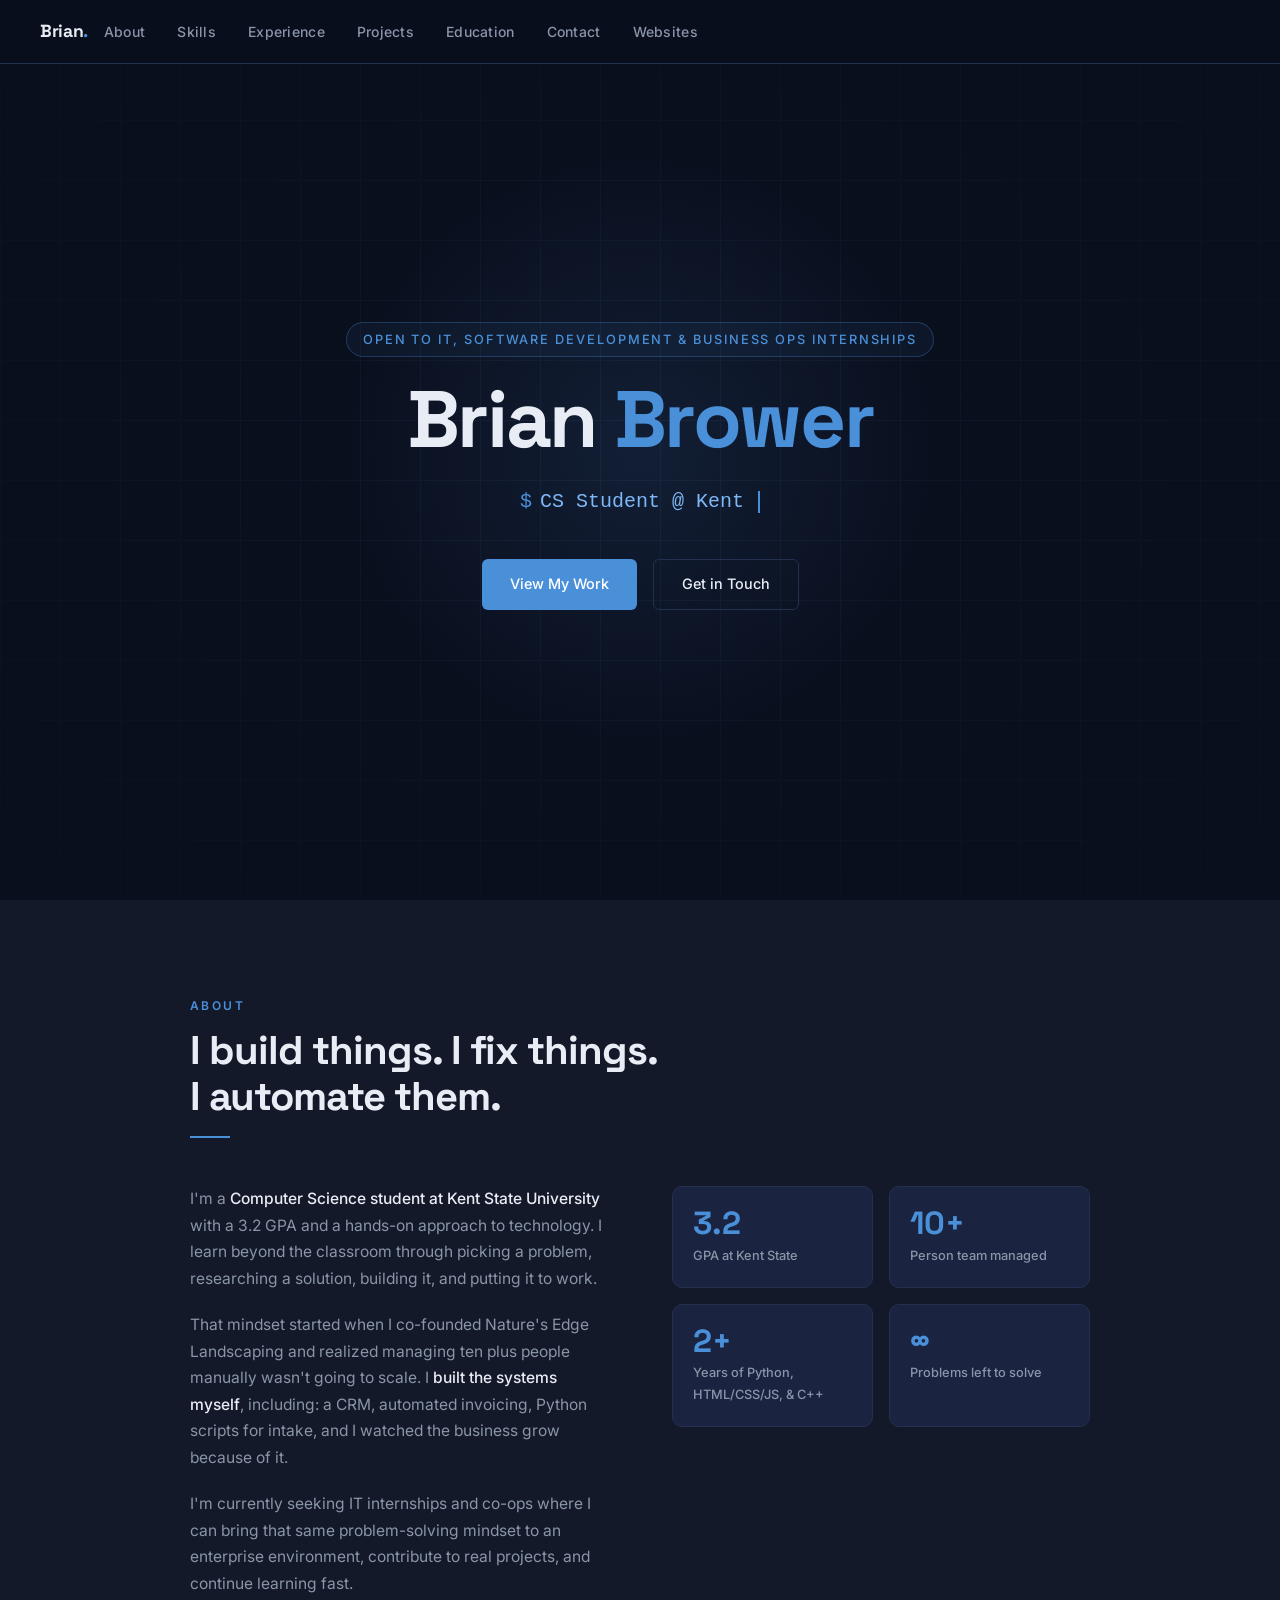
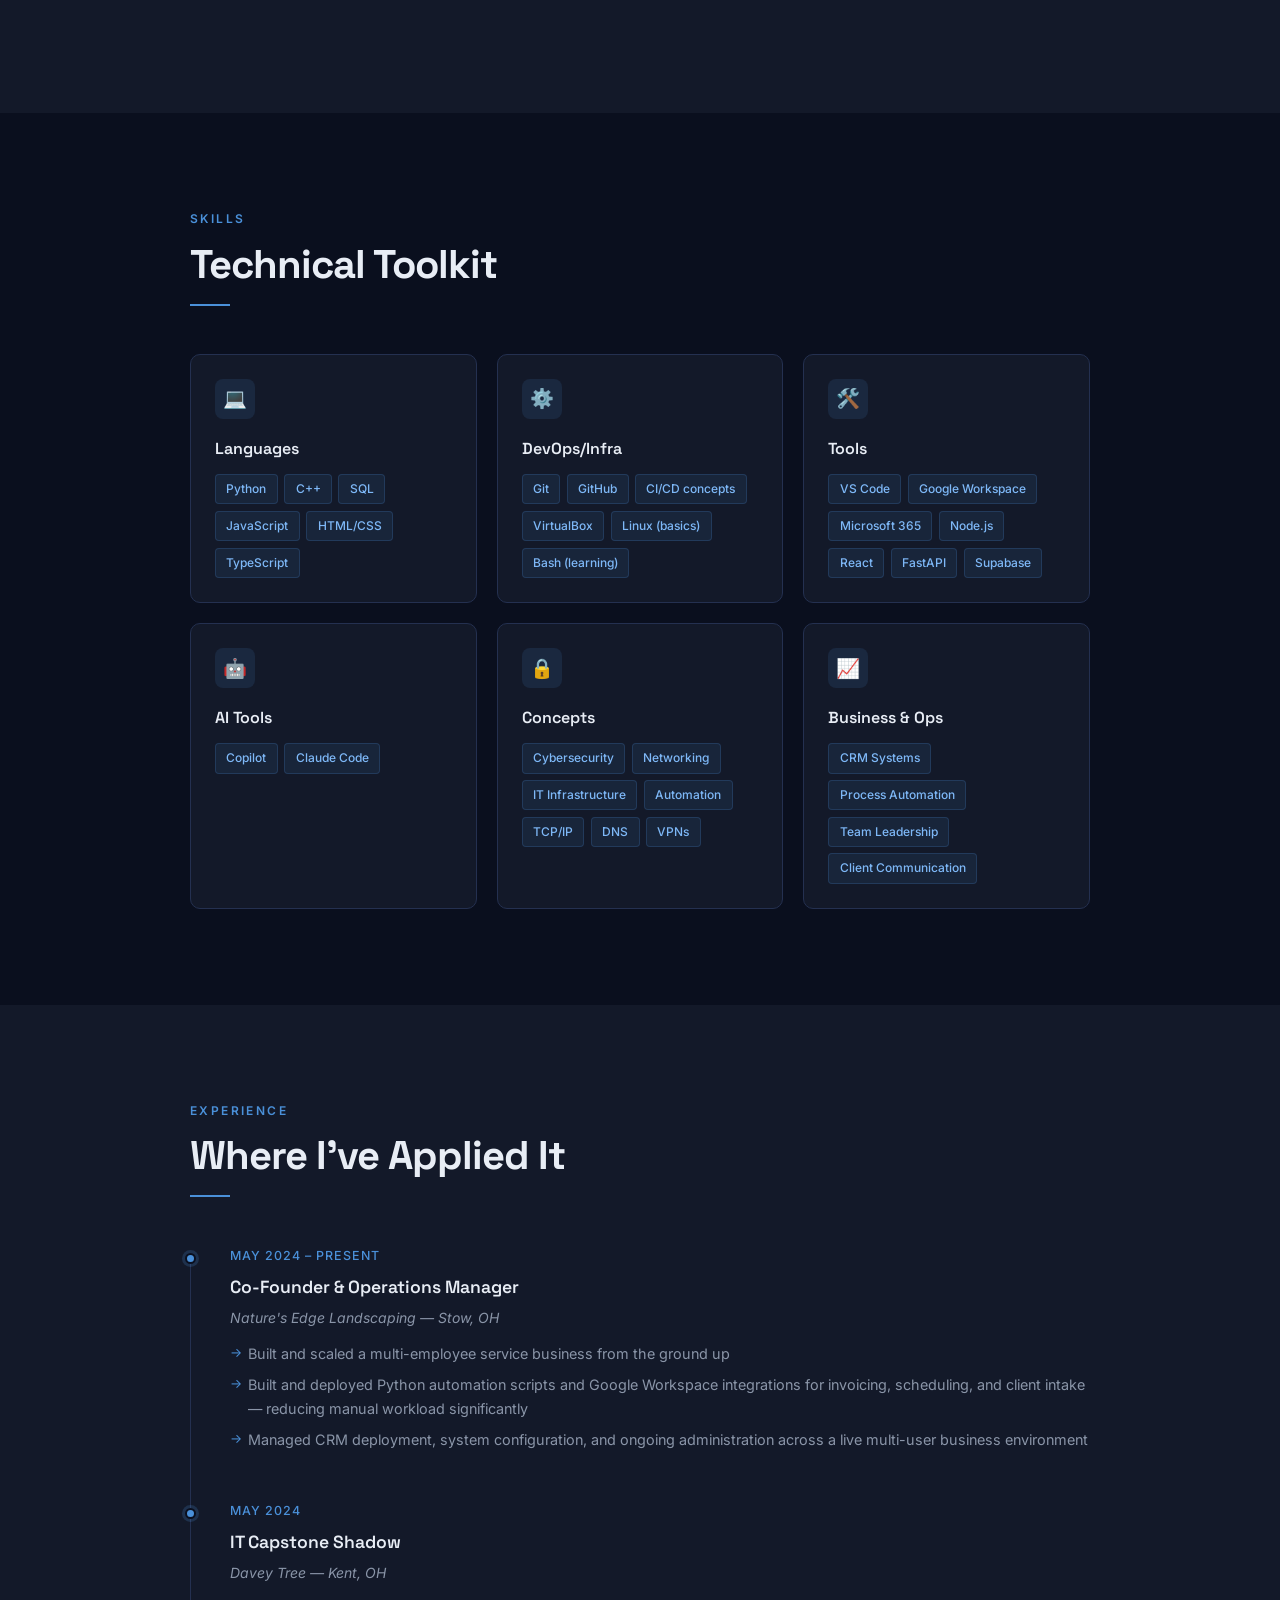
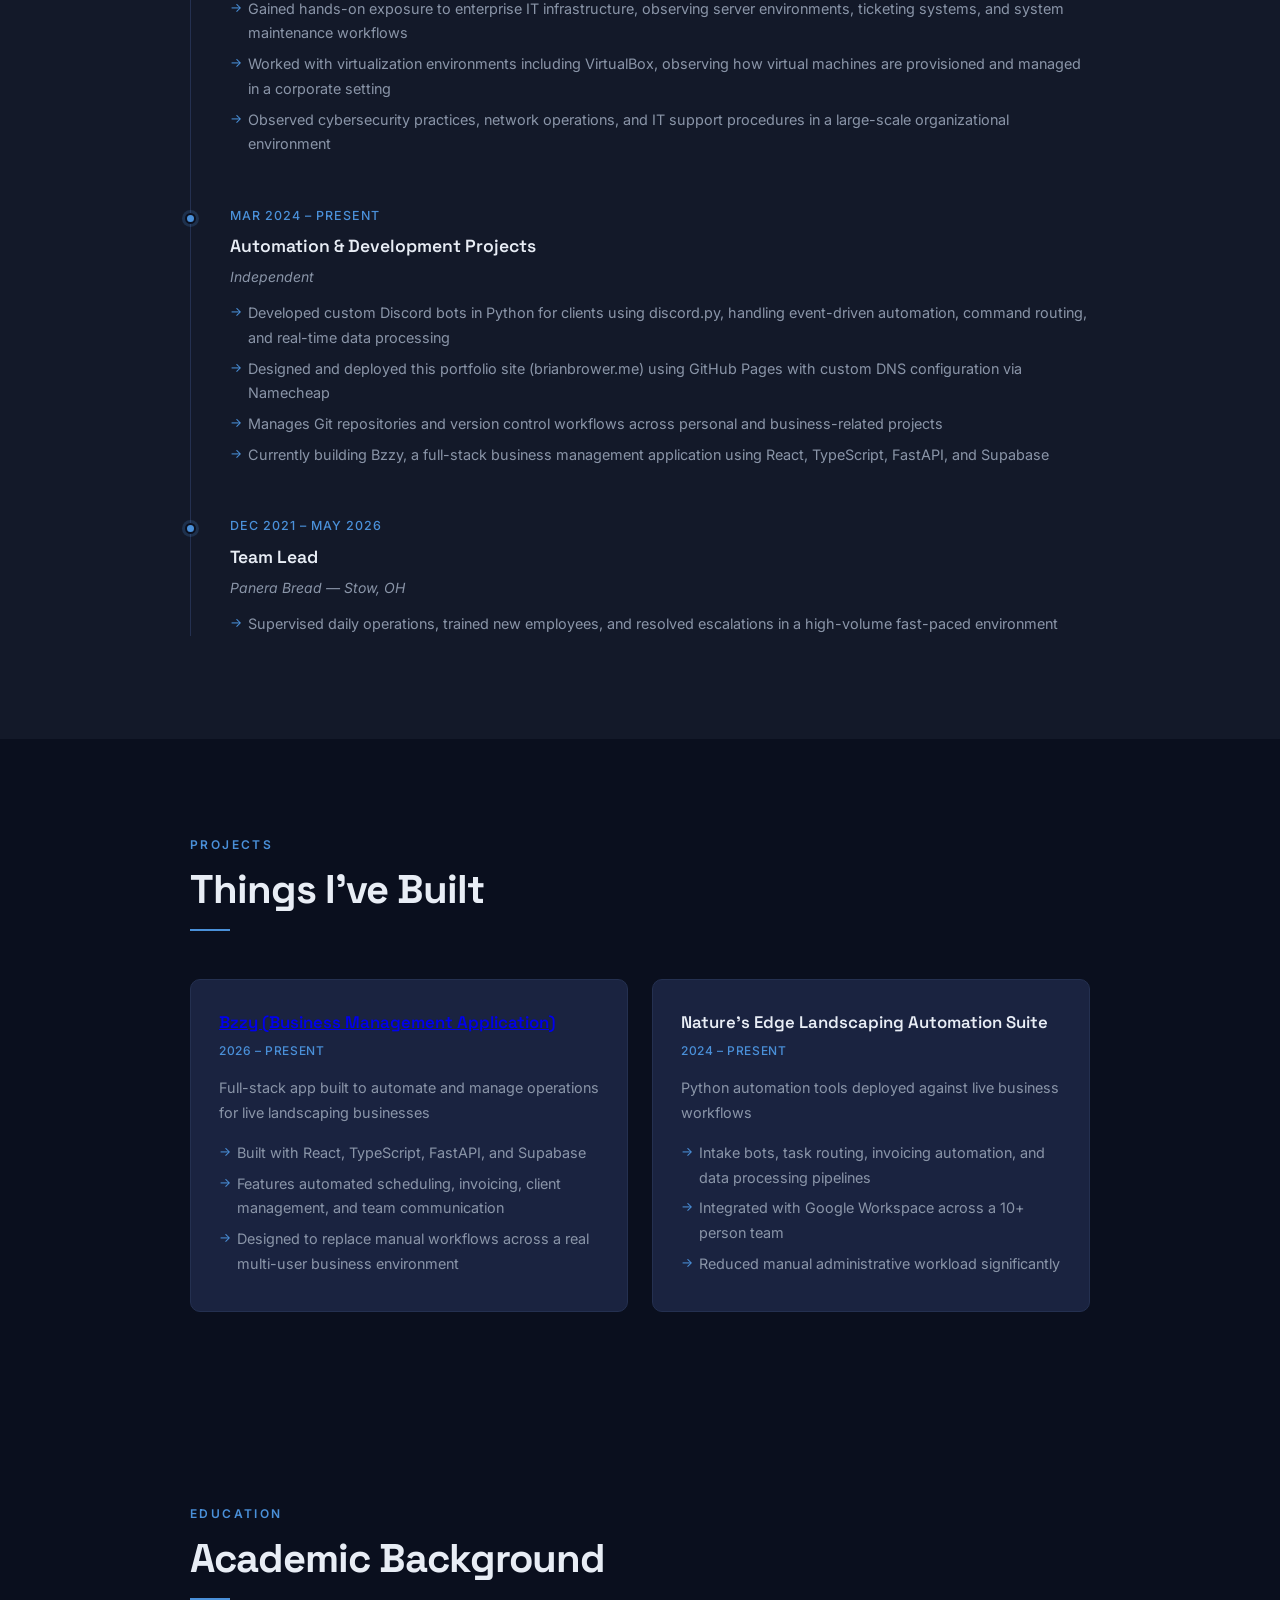
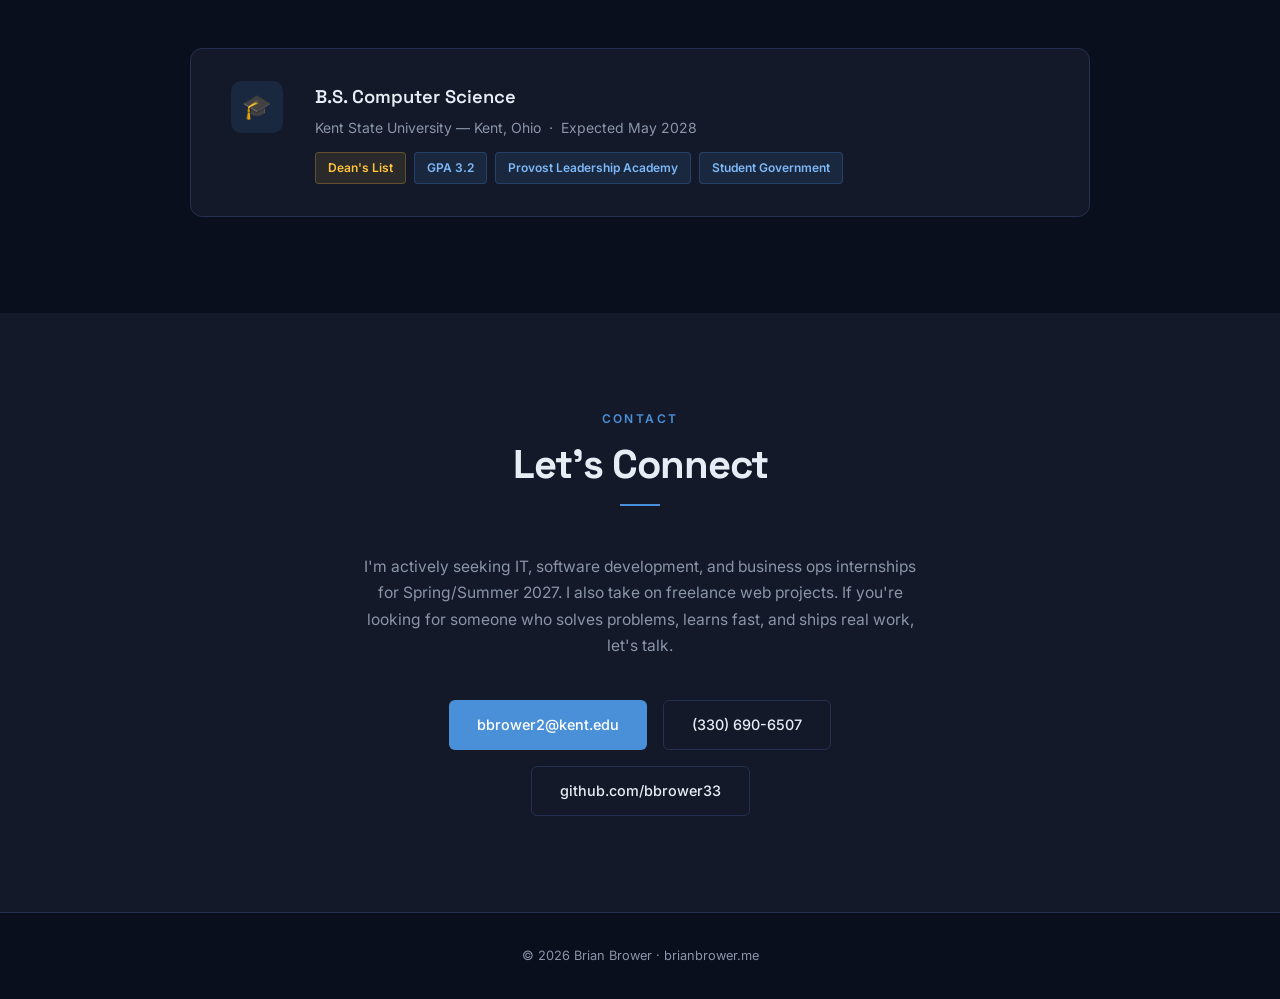
<file: index.html>
<!DOCTYPE html>
<html lang="en">
<head>
  <meta charset="UTF-8" />
  <meta name="viewport" content="width=device-width, initial-scale=1.0" />
  <title>Brian Brower</title>
  <link rel="icon" type="image/png" href="images/favicon.png">
  <link rel="preconnect" href="https://fonts.googleapis.com" />
  <link rel="preconnect" href="https://fonts.gstatic.com" crossorigin />
  <link href="https://fonts.googleapis.com/css2?family=Space+Grotesk:wght@300;400;500;600;700&family=Inter:wght@300;400;500;600&display=swap" rel="stylesheet" />
  <style>
    *, *::before, *::after { box-sizing: border-box; margin: 0; padding: 0; }

    :root {
      --bg:        #0A0F1E;
      --surface:   #131929;
      --card:      #1A2340;
      --accent:    #4A90D9;
      --accent-hi: #7EB8F7;
      --text:      #E8EDF5;
      --muted:     #8A95A8;
      --border:    #243050;
      --font-display: 'Space Grotesk', sans-serif;
      --font-body:    'Inter', sans-serif;
    }

    html { scroll-behavior: smooth; }

    body {
      background: var(--bg);
      color: var(--text);
      font-family: var(--font-body);
      font-size: 16px;
      line-height: 1.7;
      -webkit-font-smoothing: antialiased;
    }

    /* ── Nav ───────────────────────────────────────────── */
    nav {
      position: fixed; top: 0; left: 0; right: 0; z-index: 100;
      display: flex; align-items: center; justify-content: space-between;
      gap: 1rem;
      min-width: 0;
      padding: 0 2.5rem;
      height: 64px;
      background: rgba(10, 15, 30, 0.85);
      backdrop-filter: blur(12px);
      border-bottom: 1px solid var(--border);
    }

    .nav-logo {
      font-family: var(--font-display);
      font-weight: 700;
      font-size: 1.1rem;
      color: var(--text);
      text-decoration: none;
      letter-spacing: -0.02em;
    }

    .nav-logo span { color: var(--accent); }

    .nav-links {
      display: flex; gap: 2rem; list-style: none;
      flex: 1 1 auto;
      min-width: 0;
      overflow-x: auto;
      overflow-y: hidden;
      white-space: nowrap;
      scrollbar-width: none;
      -ms-overflow-style: none;
      -webkit-overflow-scrolling: touch;
    }

    .nav-links::-webkit-scrollbar {
      display: none;
    }

    .nav-links li {
      flex: 0 0 auto;
    }

    .nav-links a {
      position: relative;
      color: var(--muted);
      text-decoration: none;
      font-size: 0.875rem;
      font-weight: 500;
      letter-spacing: 0.02em;
      transition: color 0.2s;
      white-space: nowrap;
    }

    .nav-links a::after {
      content: "";
      position: absolute;
      left: 0; right: 0;
      bottom: -0.6rem;
      height: 2px;
      background: var(--accent);
      transform: scaleX(0);
      transform-origin: center;
      transition: transform 0.2s ease;
      box-shadow: 0 0 16px rgba(74,144,217,0.7);
    }

    .nav-links a:hover,
    .nav-links a:focus-visible { color: var(--text); }

    .nav-links a.active {
      color: var(--text);
    }

    .nav-links a.active::after,
    .nav-links a:hover::after,
    .nav-links a:focus-visible::after {
      transform: scaleX(1);
    }

    /* ── Hero ──────────────────────────────────────────── */
    #hero {
      min-height: 100vh;
      display: flex; align-items: center; justify-content: center;
      padding: 6rem 2rem 4rem;
      position: relative;
      overflow: hidden;
    }

    .hero-grid {
      position: absolute; inset: 0;
      background-image:
        linear-gradient(var(--border) 1px, transparent 1px),
        linear-gradient(90deg, var(--border) 1px, transparent 1px);
      background-size: 60px 60px;
      opacity: 0.3;
      mask-image: radial-gradient(ellipse 80% 80% at 50% 50%, black, transparent);
    }

    .hero-glow {
      position: absolute;
      width: 600px; height: 600px;
      background: radial-gradient(circle, rgba(74,144,217,0.12) 0%, transparent 70%);
      top: 50%; left: 50%;
      transform: translate(-50%, -50%);
      pointer-events: none;
    }

    .hero-content {
      position: relative; z-index: 1;
      text-align: center;
      max-width: 720px;
    }

    .hero-eyebrow {
      display: inline-block;
      font-family: var(--font-body);
      font-size: 0.8rem;
      font-weight: 500;
      letter-spacing: 0.15em;
      text-transform: uppercase;
      color: var(--accent);
      margin-bottom: 1.25rem;
      padding: 0.35rem 1rem;
      border: 1px solid rgba(74,144,217,0.3);
      border-radius: 2rem;
      background: rgba(74,144,217,0.06);
    }

    h1 {
      font-family: var(--font-display);
      font-size: clamp(2.8rem, 7vw, 5rem);
      font-weight: 700;
      letter-spacing: -0.03em;
      line-height: 1.05;
      color: var(--text);
      margin-bottom: 1.5rem;
    }

    h1 .accent { color: var(--accent); }

    .hero-terminal {
      font-family: 'Courier New', monospace;
      font-size: clamp(1rem, 2.5vw, 1.25rem);
      color: var(--muted);
      margin-bottom: 2.5rem;
      min-height: 2rem;
    }

    .hero-terminal .prompt { color: var(--accent); margin-right: 0.5rem; }
    .hero-terminal .typed  { color: var(--accent-hi); }
    .cursor {
      display: inline-block;
      width: 2px; height: 1.1em;
      background: var(--accent);
      vertical-align: middle;
      margin-left: 2px;
      animation: blink 1s step-end infinite;
    }

    @keyframes blink { 0%,100%{opacity:1} 50%{opacity:0} }

    .hero-actions {
      display: flex; gap: 1rem; justify-content: center; flex-wrap: wrap;
    }

    .btn {
      display: inline-flex; align-items: center; gap: 0.5rem;
      padding: 0.75rem 1.75rem;
      border-radius: 6px;
      font-family: var(--font-body);
      font-size: 0.9rem;
      font-weight: 500;
      text-decoration: none;
      transition: all 0.2s;
      cursor: pointer; border: none;
    }

    .btn-primary {
      background: var(--accent);
      color: #fff;
    }
    .btn-primary:hover { background: var(--accent-hi); transform: translateY(-1px); }

    .btn-secondary {
      background: transparent;
      color: var(--text);
      border: 1px solid var(--border);
    }
    .btn-secondary:hover { border-color: var(--accent); color: var(--accent); transform: translateY(-1px); }

    /* ── Sections ──────────────────────────────────────── */
    section { padding: 6rem 2rem; }

    .container { max-width: 900px; margin: 0 auto; }

    .section-label {
      font-size: 0.75rem;
      font-weight: 600;
      letter-spacing: 0.2em;
      text-transform: uppercase;
      color: var(--accent);
      margin-bottom: 0.75rem;
    }

    h2 {
      font-family: var(--font-display);
      font-size: clamp(1.8rem, 4vw, 2.5rem);
      font-weight: 700;
      letter-spacing: -0.025em;
      color: var(--text);
      margin-bottom: 1rem;
      line-height: 1.15;
    }

    .section-divider {
      width: 40px; height: 2px;
      background: var(--accent);
      margin-bottom: 3rem;
    }

    /* ── About ─────────────────────────────────────────── */
    #about { background: var(--surface); }

    .about-grid {
      display: grid;
      grid-template-columns: 1fr 1fr;
      gap: 4rem;
      align-items: start;
    }

    .about-text p {
      color: var(--muted);
      margin-bottom: 1.25rem;
      font-size: 0.975rem;
    }

    .about-text p strong { color: var(--text); font-weight: 500; }

    .about-stats {
      display: grid;
      grid-template-columns: 1fr 1fr;
      gap: 1rem;
    }

    .stat-card {
      background: var(--card);
      border: 1px solid var(--border);
      border-radius: 10px;
      padding: 1.25rem;
    }

    .stat-num {
      font-family: var(--font-display);
      font-size: 2rem;
      font-weight: 700;
      color: var(--accent);
      line-height: 1;
      margin-bottom: 0.35rem;
    }

    .stat-label {
      font-size: 0.8rem;
      color: var(--muted);
      font-weight: 500;
    }

    /* ── Skills ────────────────────────────────────────── */
    .skills-grid {
      display: grid;
      grid-template-columns: repeat(auto-fit, minmax(260px, 1fr));
      gap: 1.25rem;
    }

    .skill-card {
      background: var(--surface);
      border: 1px solid var(--border);
      border-radius: 10px;
      padding: 1.5rem;
      transition: border-color 0.2s, transform 0.2s;
    }

    .skill-card:hover {
      border-color: var(--accent);
      transform: translateY(-3px);
    }

    .skill-icon {
      width: 40px; height: 40px;
      background: rgba(74,144,217,0.12);
      border-radius: 8px;
      display: flex; align-items: center; justify-content: center;
      margin-bottom: 1rem;
      font-size: 1.2rem;
    }

    .skill-card h3 {
      font-family: var(--font-display);
      font-size: 1rem;
      font-weight: 600;
      color: var(--text);
      margin-bottom: 0.75rem;
    }

    .skill-tags {
      display: flex; flex-wrap: wrap; gap: 0.4rem;
    }

    .tag {
      font-size: 0.75rem;
      font-weight: 500;
      padding: 0.25rem 0.65rem;
      border-radius: 4px;
      background: rgba(74,144,217,0.1);
      color: var(--accent-hi);
      border: 1px solid rgba(74,144,217,0.2);
    }

    /* ── Experience ────────────────────────────────────── */
    #experience { background: var(--surface); }

    .timeline { position: relative; }

    .timeline::before {
      content: '';
      position: absolute;
      left: 0; top: 8px; bottom: 0;
      width: 1px;
      background: var(--border);
    }

    .timeline-item {
      position: relative;
      padding-left: 2.5rem;
      margin-bottom: 3rem;
    }

    .timeline-item:last-child { margin-bottom: 0; }

    .timeline-dot {
      position: absolute;
      left: -5px; top: 8px;
      width: 11px; height: 11px;
      border-radius: 50%;
      background: var(--accent);
      border: 2px solid var(--bg);
      box-shadow: 0 0 0 3px rgba(74,144,217,0.2);
    }

    .timeline-date {
      font-size: 0.78rem;
      font-weight: 500;
      letter-spacing: 0.08em;
      color: var(--accent);
      text-transform: uppercase;
      margin-bottom: 0.4rem;
    }

    .timeline-item h3 {
      font-family: var(--font-display);
      font-size: 1.1rem;
      font-weight: 600;
      color: var(--text);
      margin-bottom: 0.2rem;
    }

    .timeline-org {
      font-size: 0.875rem;
      color: var(--muted);
      margin-bottom: 0.75rem;
      font-style: italic;
    }

    .timeline-item ul {
      list-style: none;
      padding: 0;
    }

    .timeline-item ul li {
      font-size: 0.9rem;
      color: var(--muted);
      padding-left: 1.1rem;
      position: relative;
      margin-bottom: 0.4rem;
    }

    .timeline-item ul li::before {
      content: '→';
      position: absolute; left: 0;
      color: var(--accent);
      font-size: 0.8rem;
    }

    /* ── Projects ──────────────────────────────────────── */
    .project-grid {
      display: grid;
      grid-template-columns: 1fr 1fr;
      gap: 1.5rem;
    }

    .project-card {
      background: var(--card);
      border: 1px solid var(--border);
      border-radius: 10px;
      padding: 1.75rem;
      transition: border-color 0.2s, transform 0.2s;
    }

    .project-card:hover {
      border-color: var(--accent);
      transform: translateY(-3px);
    }

    .project-card h3 {
      font-family: var(--font-display);
      font-size: 1.05rem;
      font-weight: 600;
      color: var(--text);
      margin-bottom: 0.3rem;
    }

    .project-date {
      display: block;
      font-size: 0.75rem;
      font-weight: 500;
      letter-spacing: 0.05em;
      color: var(--accent);
      text-transform: uppercase;
      margin-bottom: 0.9rem;
    }

    .project-desc {
      font-size: 0.9rem;
      color: var(--muted);
      margin-bottom: 1rem;
    }

    .project-card ul {
      list-style: none;
      padding: 0;
    }

    .project-card ul li {
      font-size: 0.9rem;
      color: var(--muted);
      padding-left: 1.1rem;
      position: relative;
      margin-bottom: 0.4rem;
    }

    .project-card ul li::before {
      content: '→';
      position: absolute; left: 0;
      color: var(--accent);
      font-size: 0.8rem;
    }

    /* ── Education ─────────────────────────────────────── */
    .edu-card {
      background: var(--surface);
      border: 1px solid var(--border);
      border-radius: 12px;
      padding: 2rem 2.5rem;
      display: flex;
      align-items: flex-start;
      gap: 2rem;
    }

    .edu-icon {
      width: 52px; height: 52px; flex-shrink: 0;
      background: rgba(74,144,217,0.12);
      border-radius: 10px;
      display: flex; align-items: center; justify-content: center;
      font-size: 1.5rem;
    }

    .edu-info h3 {
      font-family: var(--font-display);
      font-size: 1.15rem;
      font-weight: 600;
      color: var(--text);
      margin-bottom: 0.25rem;
    }

    .edu-sub {
      font-size: 0.875rem;
      color: var(--muted);
      margin-bottom: 0.75rem;
    }

    .edu-badges {
      display: flex; gap: 0.5rem; flex-wrap: wrap;
    }

    .badge {
      font-size: 0.75rem;
      font-weight: 600;
      padding: 0.3rem 0.75rem;
      border-radius: 4px;
      background: rgba(74,144,217,0.12);
      color: var(--accent-hi);
      border: 1px solid rgba(74,144,217,0.25);
    }

    .badge.gold {
      background: rgba(255,196,57,0.1);
      color: #ffc439;
      border-color: rgba(255,196,57,0.25);
    }

    /* ── Contact ───────────────────────────────────────── */
    #contact { background: var(--surface); text-align: center; }

    #contact .container { max-width: 560px; }

    #contact p {
      color: var(--muted);
      margin-bottom: 2.5rem;
      font-size: 0.975rem;
    }

    .contact-links {
      display: flex; gap: 1rem; justify-content: center; flex-wrap: wrap;
    }

    /* ── Footer ────────────────────────────────────────── */
    footer {
      text-align: center;
      padding: 2rem;
      border-top: 1px solid var(--border);
      font-size: 0.8rem;
      color: var(--muted);
    }

    /* ── Scroll reveal ─────────────────────────────────── */
    .reveal {
      opacity: 0;
      transform: translateY(24px);
      transition: opacity 0.6s ease, transform 0.6s ease;
    }
    .reveal.visible {
      opacity: 1;
      transform: translateY(0);
    }

    /* ── Mobile ────────────────────────────────────────── */
    @media (max-width: 700px) {
      nav { padding: 0 1rem; }
      .nav-logo { flex-shrink: 0; }
      .nav-links {
        gap: 1rem;
        margin-left: 0.75rem;
        padding-bottom: 0.15rem;
      }
      .nav-links a { font-size: 0.8rem; }
      .about-grid { grid-template-columns: 1fr; gap: 2rem; }
      .project-grid { grid-template-columns: 1fr; }
      .edu-card { flex-direction: column; gap: 1rem; padding: 1.5rem; }
      section { padding: 4rem 1.25rem; }
    }

    @media (prefers-reduced-motion: reduce) {
      .reveal { opacity: 1; transform: none; transition: none; }
      .cursor { animation: none; }
    }
  </style>
</head>
<body>

  <!-- ── Nav ── -->
  <nav>
    <a href="#hero" class="nav-logo">Brian<span>.</span></a>
    <ul class="nav-links">
      <li><a href="#about">About</a></li>
      <li><a href="#skills">Skills</a></li>
      <li><a href="#experience">Experience</a></li>
      <li><a href="#projects">Projects</a></li>
      <li><a href="#education">Education</a></li>
      <li><a href="#contact">Contact</a></li>
      <li><a href="/websites/">Websites</a></li>
    </ul>
  </nav>

  <!-- ── Hero ── -->
  <section id="hero">
    <div class="hero-grid"></div>
    <div class="hero-glow"></div>
    <div class="hero-content">
      <div class="hero-eyebrow">Open to IT, Software Development &amp; Business Ops Internships</div>
      <h1>Brian <span class="accent">Brower</span></h1>
      <div class="hero-terminal">
        <span class="prompt">$</span><span class="typed" id="typed"></span><span class="cursor"></span>
      </div>
      <div class="hero-actions">
        <a href="#experience" class="btn btn-primary">View My Work</a>
        <a href="mailto:bbrower2@kent.edu" class="btn btn-secondary">Get in Touch</a>
      </div>
    </div>
  </section>

  <!-- ── About ── -->
  <section id="about">
    <div class="container">
      <div class="section-label reveal">About</div>
      <h2 class="reveal">I build things. I fix things.<br> I automate them.</h2>
      <div class="section-divider reveal"></div>
      <div class="about-grid">
        <div class="about-text reveal">
          <p>I'm a <strong>Computer Science student at Kent State University</strong> with a 3.2 GPA and a hands-on approach to technology. I learn beyond the classroom through picking a problem, researching a solution, building it, and putting it to work.</p>
          <p>That mindset started when I co-founded Nature's Edge Landscaping and realized managing ten plus people manually wasn't going to scale. I <strong>built the systems myself</strong>, including: a CRM, automated invoicing, Python scripts for intake, and I watched the business grow because of it.</p>
          <p>I'm currently seeking IT internships and co-ops where I can bring that same problem-solving mindset to an enterprise environment, contribute to real projects, and continue learning fast.</p>
        </div>
        <div class="about-stats reveal">
          <div class="stat-card">
            <div class="stat-num">3.2</div>
            <div class="stat-label">GPA at Kent State</div>
          </div>
          <div class="stat-card">
            <div class="stat-num">10+</div>
            <div class="stat-label">Person team managed</div>
          </div>
          <div class="stat-card">
            <div class="stat-num">2+</div>
            <div class="stat-label">Years of Python, HTML/CSS/JS, & C++</div>
          </div>
          <div class="stat-card">
            <div class="stat-num">∞</div>
            <div class="stat-label">Problems left to solve</div>
          </div>
        </div>
      </div>
    </div>
  </section>

  <!-- ── Skills ── -->
  <section id="skills">
    <div class="container">
      <div class="section-label reveal">Skills</div>
      <h2 class="reveal">Technical Toolkit</h2>
      <div class="section-divider reveal"></div>
      <div class="skills-grid">
        <div class="skill-card reveal">
          <div class="skill-icon">💻</div>
          <h3>Languages</h3>
          <div class="skill-tags">
            <span class="tag">Python</span>
            <span class="tag">C++</span>
            <span class="tag">SQL</span>
            <span class="tag">JavaScript</span>
            <span class="tag">HTML/CSS</span>
            <span class="tag">TypeScript</span>
          </div>
        </div>
        <div class="skill-card reveal">
          <div class="skill-icon">⚙️</div>
          <h3>DevOps/Infra</h3>
          <div class="skill-tags">
            <span class="tag">Git</span>
            <span class="tag">GitHub</span>
            <span class="tag">CI/CD concepts</span>
            <span class="tag">VirtualBox</span>
            <span class="tag">Linux (basics)</span>
            <span class="tag">Bash (learning)</span>
          </div>
        </div>
        <div class="skill-card reveal">
          <div class="skill-icon">🛠️</div>
          <h3>Tools</h3>
          <div class="skill-tags">
            <span class="tag">VS Code</span>
            <span class="tag">Google Workspace</span>
            <span class="tag">Microsoft 365</span>
            <span class="tag">Node.js</span>
            <span class="tag">React</span>
            <span class="tag">FastAPI</span>
            <span class="tag">Supabase</span>
          </div>
        </div>
        <div class="skill-card reveal">
          <div class="skill-icon">🤖</div>
          <h3>AI Tools</h3>
          <div class="skill-tags">
            <span class="tag">Copilot</span>
            <span class="tag">Claude Code</span>
          </div>
        </div>
        <div class="skill-card reveal">
          <div class="skill-icon">🔒</div>
          <h3>Concepts</h3>
          <div class="skill-tags">
            <span class="tag">Cybersecurity</span>
            <span class="tag">Networking</span>
            <span class="tag">IT Infrastructure</span>
            <span class="tag">Automation</span>
            <span class="tag">TCP/IP</span>
            <span class="tag">DNS</span>
            <span class="tag">VPNs</span>
          </div>
        </div>
        <div class="skill-card reveal">
          <div class="skill-icon">📈</div>
          <h3>Business & Ops</h3>
          <div class="skill-tags">
            <span class="tag">CRM Systems</span>
            <span class="tag">Process Automation</span>
            <span class="tag">Team Leadership</span>
            <span class="tag">Client Communication</span>
          </div>
        </div>
      </div>
    </div>
  </section>

  <!-- ── Experience ── -->
  <section id="experience">
    <div class="container">
      <div class="section-label reveal">Experience</div>
      <h2 class="reveal">Where I've Applied It</h2>
      <div class="section-divider reveal"></div>
      <div class="timeline">

        <div class="timeline-item reveal">
          <div class="timeline-dot"></div>
          <div class="timeline-date">May 2024 – Present</div>
          <h3>Co-Founder & Operations Manager</h3>
          <div class="timeline-org">Nature's Edge Landscaping — Stow, OH</div>
          <ul>
            <li>Built and scaled a multi-employee service business from the ground up</li>
            <li>Built and deployed Python automation scripts and Google Workspace integrations for invoicing, scheduling, and client intake — reducing manual workload significantly</li>
            <li>Managed CRM deployment, system configuration, and ongoing administration across a live multi-user business environment</li>
          </ul>
        </div>

        <div class="timeline-item reveal">
          <div class="timeline-dot"></div>
          <div class="timeline-date">May 2024</div>
          <h3>IT Capstone Shadow</h3>
          <div class="timeline-org">Davey Tree — Kent, OH</div>
          <ul>
            <li>Gained hands-on exposure to enterprise IT infrastructure, observing server environments, ticketing systems, and system maintenance workflows</li>
            <li>Worked with virtualization environments including VirtualBox, observing how virtual machines are provisioned and managed in a corporate setting</li>
            <li>Observed cybersecurity practices, network operations, and IT support procedures in a large-scale organizational environment</li>
          </ul>
        </div>

        <div class="timeline-item reveal">
          <div class="timeline-dot"></div>
          <div class="timeline-date">Mar 2024 – Present</div>
          <h3>Automation & Development Projects</h3>
          <div class="timeline-org">Independent</div>
          <ul>
            <li>Developed custom Discord bots in Python for clients using discord.py, handling event-driven automation, command routing, and real-time data processing</li>
            <li>Designed and deployed this portfolio site (brianbrower.me) using GitHub Pages with custom DNS configuration via Namecheap</li>
            <li>Manages Git repositories and version control workflows across personal and business-related projects</li>
            <li>Currently building Bzzy, a full-stack business management application using React, TypeScript, FastAPI, and Supabase</li>
          </ul>
        </div>

        <div class="timeline-item reveal">
          <div class="timeline-dot"></div>
          <div class="timeline-date">Dec 2021 – May 2026</div>
          <h3>Team Lead</h3>
          <div class="timeline-org">Panera Bread — Stow, OH</div>
          <ul>
            <li>Supervised daily operations, trained new employees, and resolved escalations in a high-volume fast-paced environment</li>
          </ul>
        </div>

      </div>
    </div>
  </section>

  <!-- ── Projects ── -->
  <section id="projects">
    <div class="container">
      <div class="section-label reveal">Projects</div>
      <h2 class="reveal">Things I've Built</h2>
      <div class="section-divider reveal"></div>
      <div class="project-grid">
        <div class="project-card reveal">
          <h3>
            <a href="https://bzzy.app/">Bzzy (Business Management Application)</a>
          </h3>
          <span class="project-date">2026 – Present</span>
          <p class="project-desc">Full-stack app built to automate and manage operations for live landscaping businesses</p>
          <ul>
            <li>Built with React, TypeScript, FastAPI, and Supabase</li>
            <li>Features automated scheduling, invoicing, client management, and team communication</li>
            <li>Designed to replace manual workflows across a real multi-user business environment</li>
          </ul>
        </div>
        <div class="project-card reveal">
          <h3>Nature's Edge Landscaping Automation Suite</h3>
          <span class="project-date">2024 – Present</span>
          <p class="project-desc">Python automation tools deployed against live business workflows</p>
          <ul>
            <li>Intake bots, task routing, invoicing automation, and data processing pipelines</li>
            <li>Integrated with Google Workspace across a 10+ person team</li>
            <li>Reduced manual administrative workload significantly</li>
          </ul>
        </div>
      </div>
    </div>
  </section>

  <!-- ── Education ── -->
  <section id="education">
    <div class="container">
      <div class="section-label reveal">Education</div>
      <h2 class="reveal">Academic Background</h2>
      <div class="section-divider reveal"></div>
      <div class="edu-card reveal">
        <div class="edu-icon">🎓</div>
        <div class="edu-info">
          <h3>B.S. Computer Science</h3>
          <div class="edu-sub">Kent State University — Kent, Ohio &nbsp;·&nbsp; Expected May 2028</div>
          <div class="edu-badges">
            <span class="badge gold">Dean's List</span>
            <span class="badge">GPA 3.2</span>
            <span class="badge">Provost Leadership Academy</span>
            <span class="badge">Student Government</span>
          </div>
        </div>
      </div>
    </div>
  </section>

  <!-- ── Contact ── -->
  <section id="contact">
    <div class="container">
      <div class="section-label reveal">Contact</div>
      <h2 class="reveal">Let's Connect</h2>
      <div class="section-divider reveal" style="margin-left:auto;margin-right:auto;"></div>
      <p class="reveal">I'm actively seeking IT, software development, and business ops internships for Spring/Summer 2027. I also take on freelance web projects. If you're looking for someone who solves problems, learns fast, and ships real work, let's talk.</p>
      <div class="contact-links reveal">
        <a href="mailto:bbrower2@kent.edu" class="btn btn-primary">bbrower2@kent.edu</a>
        <a href="tel:3306906507" class="btn btn-secondary">(330) 690-6507</a>
        <a href="https://github.com/bbrower33" class="btn btn-secondary" target="_blank" rel="noopener">github.com/bbrower33</a>
      </div>
    </div>
  </section>

  <footer>
    <p>© 2026 Brian Brower · brianbrower.me</p>
  </footer>

  <script>
    // ── Active nav underline ───────────────────────────
    const navLinks = Array.from(document.querySelectorAll('.nav-links a'));
    const sections = Array.from(document.querySelectorAll('section[id]'));

    function setActiveLink(sectionId) {
      navLinks.forEach((link) => {
        const linkHash = link.getAttribute('href');
        const isActive = linkHash === `#${sectionId}`;
        link.classList.toggle('active', isActive);
      });
    }

    function updateActiveNav() {
      const currentHash = window.location.hash;

      if (currentHash) {
        const hashId = currentHash.replace('#', '');
        if (document.getElementById(hashId)) {
          setActiveLink(hashId);
          return;
        }
      }

      const scrollPos = window.scrollY + 180;
      let activeId = 'hero';

      sections.forEach((section) => {
        if (scrollPos >= section.offsetTop) {
          activeId = section.id;
        }
      });

      setActiveLink(activeId);
    }

    updateActiveNav();
    window.addEventListener('scroll', updateActiveNav, { passive: true });
    window.addEventListener('hashchange', updateActiveNav);

    // ── Typewriter ──────────────────────────────────────
    const phrases = [
      'CS Student @ Kent State',
      'IT & Software Development Intern Candidate',
      'Automation Builder',
      'Problem Solver — Spring/Summer 2027',
    ];
    let pi = 0, ci = 0, deleting = false;
    const el = document.getElementById('typed');

    function type() {
      const phrase = phrases[pi];
      if (!deleting) {
        el.textContent = phrase.slice(0, ++ci);
        if (ci === phrase.length) {
          deleting = true;
          setTimeout(type, 2000);
          return;
        }
      } else {
        el.textContent = phrase.slice(0, --ci);
        if (ci === 0) {
          deleting = false;
          pi = (pi + 1) % phrases.length;
        }
      }
      setTimeout(type, deleting ? 45 : 80);
    }
    setTimeout(type, 800);

    // ── Scroll reveal ───────────────────────────────────
    const observer = new IntersectionObserver((entries) => {
      entries.forEach(e => { if (e.isIntersecting) e.target.classList.add('visible'); });
    }, { threshold: 0.12 });

    document.querySelectorAll('.reveal').forEach(el => observer.observe(el));
  </script>
</body>
</html>
</file>
